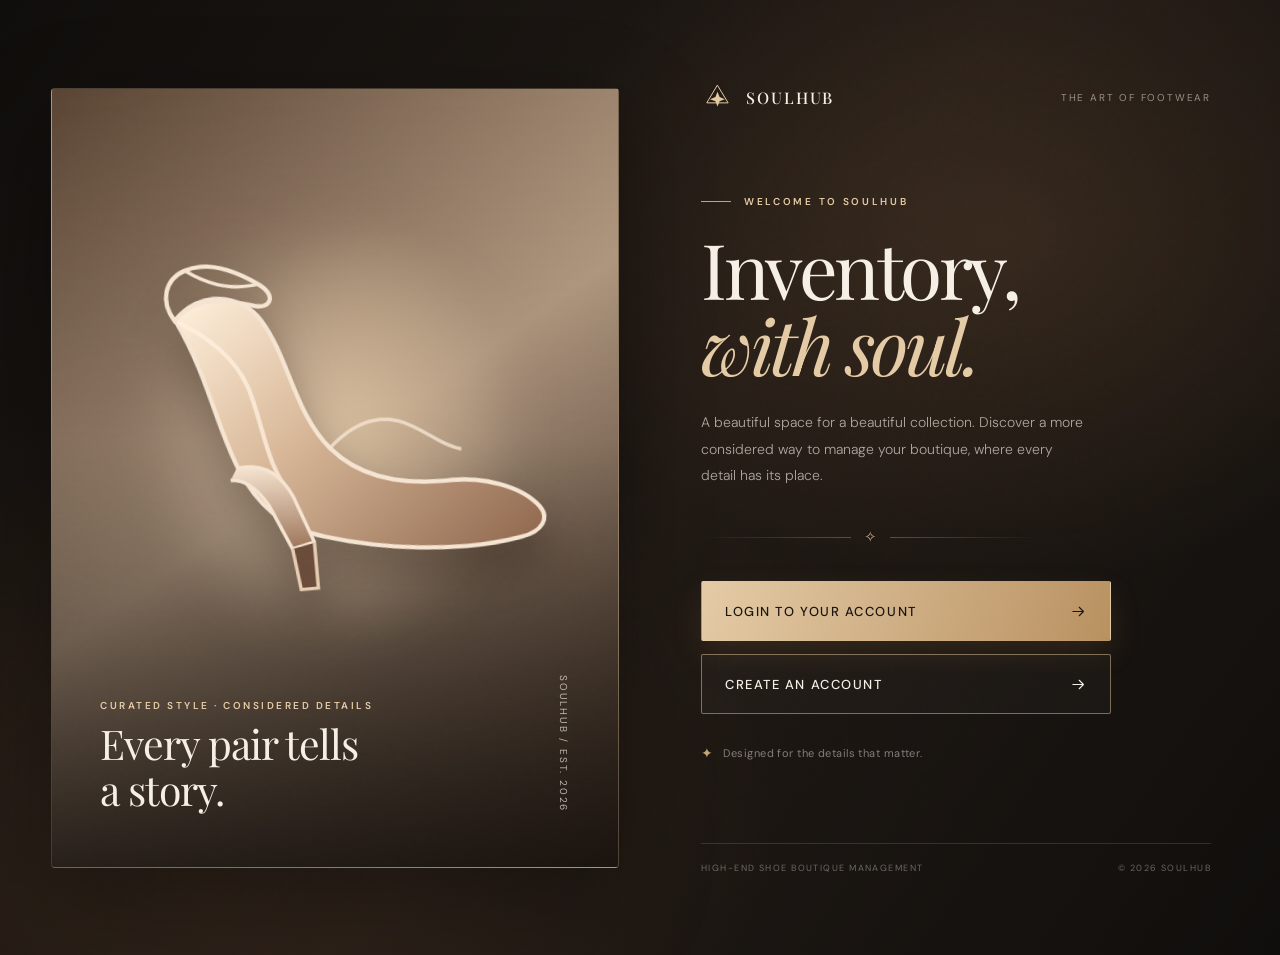
<file: index.html>
<!DOCTYPE html>
<html lang="en">
<head>
  <meta charset="UTF-8">
  <meta name="viewport" content="width=device-width, initial-scale=1, viewport-fit=cover">
  <meta name="theme-color" content="#171310">
  <meta name="description" content="SoulHub — a considered space for beautiful shoes.">
  <title>SoulHub — Inventory with soul</title>

  <link rel="preconnect" href="https://fonts.googleapis.com">
  <link rel="preconnect" href="https://fonts.gstatic.com" crossorigin>
  <link href="https://fonts.googleapis.com/css2?family=DM+Sans:wght@300;400;500;600&family=Playfair+Display:wght@400;500;600&display=swap" rel="stylesheet">

  <style>
    :root {
      --ink: #171310;
      --ink-soft: #29221c;
      --cream: #f5efe6;
      --cream-dim: #d9cdbd;
      --gold: #c7a477;
      --gold-light: #e5cba5;
      --line: rgba(229, 203, 165, .30);
      --serif: "Playfair Display", Georgia, serif;
      --sans: "DM Sans", Arial, sans-serif;
    }

    * { box-sizing: border-box; }
    html { min-height: 100%; background: var(--ink); }
    body {
      min-height: 100vh;
      min-height: 100svh;
      margin: 0;
      color: var(--cream);
      font-family: var(--sans);
      background:
        radial-gradient(ellipse at 78% 25%, rgba(155, 111, 70, .20), transparent 34%),
        radial-gradient(ellipse at 15% 88%, rgba(117, 78, 48, .20), transparent 38%),
        linear-gradient(125deg, #100e0c 0%, #211a15 52%, #100e0c 100%);
      overflow-x: hidden;
    }

    body::before {
      content: "";
      position: fixed;
      inset: 0;
      pointer-events: none;
      opacity: .14;
      background-image: url("data:image/svg+xml,%3Csvg viewBox='0 0 180 180' xmlns='http://www.w3.org/2000/svg'%3E%3Cfilter id='n'%3E%3CfeTurbulence type='fractalNoise' baseFrequency='.85' numOctaves='3' stitchTiles='stitch'/%3E%3C/filter%3E%3Crect width='100%25' height='100%25' filter='url(%23n)' opacity='.20'/%3E%3C/svg%3E");
      mix-blend-mode: soft-light;
      z-index: 5;
    }

    .page {
      position: relative;
      isolation: isolate;
      min-height: 100vh;
      min-height: 100svh;
      display: grid;
      grid-template-columns: minmax(0, 1.02fr) minmax(380px, .98fr);
      max-width: 1600px;
      margin: 0 auto;
      padding: clamp(24px, 4vw, 64px);
      gap: clamp(24px, 5vw, 84px);
      align-items: center;
    }

    .visual {
      position: relative;
      min-height: min(780px, calc(100svh - 80px));
      border: 1px solid rgba(229, 203, 165, .20);
      border-radius: 4px;
      overflow: hidden;
      background:
        linear-gradient(180deg, rgba(18, 14, 11, .04), rgba(18, 14, 11, .16) 45%, rgba(18, 14, 11, .84)),
        radial-gradient(ellipse at 55% 44%, rgba(211, 176, 135, .62), transparent 34%),
        linear-gradient(145deg, #5c4635, #c0a58b 48%, #443226);
      box-shadow: 0 28px 90px rgba(0,0,0,.35);
    }

    /* Abstract sculptural heel artwork: no external image dependency. */
    .visual::before {
      content: "";
      position: absolute;
      width: 72%;
      height: 58%;
      left: 14%;
      top: 15%;
      border-radius: 50%;
      background: radial-gradient(ellipse, rgba(255, 231, 201, .54), rgba(255, 231, 201, 0) 68%);
      filter: blur(24px);
    }

    .heel-art {
      position: absolute;
      width: min(94%, 650px);
      height: auto;
      left: 50%;
      top: 43%;
      transform: translate(-50%, -50%) rotate(-5deg);
      filter: drop-shadow(0 28px 22px rgba(28, 18, 12, .35));
    }

    .visual-caption {
      position: absolute;
      left: clamp(24px, 4vw, 48px);
      right: clamp(24px, 4vw, 48px);
      bottom: clamp(28px, 5vw, 54px);
      display: flex;
      align-items: end;
      justify-content: space-between;
      gap: 20px;
    }

    .visual-caption p {
      margin: 0 0 9px;
      color: var(--gold-light);
      font-size: 10px;
      font-weight: 600;
      letter-spacing: .25em;
      text-transform: uppercase;
    }

    .visual-caption h2 {
      max-width: 390px;
      margin: 0;
      font: 400 clamp(27px, 3.2vw, 44px)/1.12 var(--serif);
      letter-spacing: -.025em;
    }

    .edition {
      flex: 0 0 auto;
      color: rgba(245,239,230,.72);
      font-size: 10px;
      letter-spacing: .18em;
      writing-mode: vertical-rl;
      text-transform: uppercase;
    }

    .content {
      width: 100%;
      max-width: 510px;
      justify-self: center;
      padding: 30px 0;
      animation: arrive .85s cubic-bezier(.2,.7,.2,1) both;
    }

    .topline {
      display: flex;
      justify-content: space-between;
      align-items: center;
      margin-bottom: clamp(54px, 9vh, 108px);
    }

    .brand-mark {
      display: flex;
      align-items: center;
      gap: 12px;
      color: var(--cream);
      text-decoration: none;
    }

    .brand-mark svg { width: 33px; height: 33px; color: var(--gold-light); }
    .brand-mark span {
      font: 500 16px var(--serif);
      letter-spacing: .12em;
    }

    .top-note {
      color: rgba(245,239,230,.54);
      font-size: 10px;
      letter-spacing: .18em;
      text-transform: uppercase;
    }

    .eyebrow {
      display: flex;
      align-items: center;
      gap: 13px;
      margin-bottom: 22px;
      color: var(--gold-light);
      font-size: 10px;
      font-weight: 600;
      letter-spacing: .27em;
      text-transform: uppercase;
    }

    .eyebrow::before {
      content: "";
      width: 30px;
      height: 1px;
      background: var(--gold);
    }

    h1 {
      max-width: 560px;
      margin: 0;
      font: 400 clamp(48px, 6vw, 78px)/.99 var(--serif);
      letter-spacing: -.045em;
    }

    h1 em {
      display: block;
      color: var(--gold-light);
      font-weight: 400;
    }

    .intro {
      max-width: 390px;
      margin: 27px 0 0;
      color: rgba(245,239,230,.66);
      font-size: 14px;
      font-weight: 300;
      line-height: 1.9;
    }

    .ornament {
      display: flex;
      align-items: center;
      gap: 13px;
      width: min(100%, 340px);
      margin: 38px 0 34px;
      color: var(--gold);
    }

    .ornament::before, .ornament::after {
      content: "";
      height: 1px;
      flex: 1;
      background: linear-gradient(90deg, transparent, var(--line));
    }
    .ornament::after { background: linear-gradient(90deg, var(--line), transparent); }
    .ornament span { font-size: 15px; }

    .actions {
      display: grid;
      gap: 13px;
      max-width: 410px;
    }

    .btn {
      position: relative;
      min-height: 60px;
      display: flex;
      align-items: center;
      justify-content: space-between;
      gap: 20px;
      padding: 0 23px;
      border: 1px solid transparent;
      border-radius: 2px;
      text-decoration: none;
      font: 500 13px var(--sans);
      letter-spacing: .12em;
      text-transform: uppercase;
      transition: transform .25s ease, background .25s ease, border-color .25s ease, color .25s ease;
    }

    .btn svg { width: 17px; height: 17px; transition: transform .25s ease; }
    .btn:hover { transform: translateY(-2px); }
    .btn:hover svg { transform: translateX(4px); }
    .btn:active { transform: translateY(0); }
    .btn:focus-visible { outline: 2px solid var(--gold-light); outline-offset: 4px; }

    .btn-primary {
      color: #1b1510;
      background: linear-gradient(110deg, #e4cba6, #b99161);
      box-shadow: 0 12px 30px rgba(174, 132, 83, .16);
    }
    .btn-primary:hover { background: linear-gradient(110deg, #f0d9b6, #caa575); }

    .btn-secondary {
      color: var(--cream);
      border-color: rgba(229,203,165,.48);
      background: rgba(255,255,255,.025);
    }
    .btn-secondary:hover { background: rgba(229,203,165,.08); border-color: var(--gold-light); }

    .trust-line {
      display: flex;
      align-items: center;
      gap: 10px;
      margin-top: 30px;
      color: rgba(245,239,230,.48);
      font-size: 11px;
      letter-spacing: .04em;
    }
    .trust-line span { color: var(--gold); font-size: 14px; }

    .footer {
      display: flex;
      justify-content: space-between;
      gap: 16px;
      margin-top: clamp(55px, 9vh, 100px);
      padding-top: 18px;
      border-top: 1px solid rgba(229,203,165,.16);
      color: rgba(245,239,230,.38);
      font-size: 9px;
      letter-spacing: .16em;
      text-transform: uppercase;
    }

    @keyframes arrive {
      from { opacity: 0; transform: translateY(16px); }
      to { opacity: 1; transform: translateY(0); }
    }

    @media (max-width: 900px) {
      .page {
        grid-template-columns: 1fr;
        max-width: 680px;
        gap: 0;
        padding: 22px;
      }
      .visual {
        min-height: 36svh;
        max-height: 430px;
        order: 2;
        margin-top: 52px;
      }
      .content { max-width: 560px; padding: 12px 0 0; }
      .topline { margin-bottom: 62px; }
      h1 { font-size: clamp(54px, 10vw, 76px); }
      .intro { margin-top: 20px; }
      .ornament { margin: 28px 0; }
      .footer { margin-top: 48px; }
    }

    @media (max-width: 480px) {
      .page { padding: max(22px, env(safe-area-inset-top)) 23px max(24px, env(safe-area-inset-bottom)); }
      .topline { margin-bottom: 58px; }
      .top-note { font-size: 8px; }
      h1 { font-size: clamp(49px, 13vw, 64px); }
      .intro { font-size: 13px; }
      .btn { min-height: 58px; }
      .visual { min-height: 31svh; margin-top: 42px; }
      .visual-caption h2 { font-size: 28px; }
      .edition { font-size: 8px; }
      .footer { font-size: 8px; }
    }

    @media (prefers-reduced-motion: reduce) {
      *, *::before, *::after {
        animation-duration: .01ms !important;
        animation-iteration-count: 1 !important;
        scroll-behavior: auto !important;
        transition-duration: .01ms !important;
      }
    }
  </style>
</head>
<body>
  <main class="page">
    <section class="visual" aria-label="SoulHub luxury footwear visual">
      <svg class="heel-art" viewBox="0 0 620 470" role="img" aria-label="Elegant high heel illustration">
        <defs>
          <linearGradient id="shoe" x1="0" y1="0" x2="1" y2="1">
            <stop offset="0" stop-color="#fff0dc"/>
            <stop offset=".42" stop-color="#d9b99a"/>
            <stop offset="1" stop-color="#8f674d"/>
          </linearGradient>
          <linearGradient id="sole" x1="0" y1="0" x2="0" y2="1">
            <stop offset="0" stop-color="#f6e4d0"/>
            <stop offset="1" stop-color="#9d765b"/>
          </linearGradient>
        </defs>
        <path d="M135 100 C165 67 213 74 235 109 C263 154 264 220 302 264 C331 298 376 314 435 313 C477 312 520 327 539 352 C550 367 540 382 515 386 C440 399 352 386 287 366 C238 351 211 322 193 278 C171 223 167 167 135 100Z"
              fill="url(#shoe)" stroke="#f5e4d2" stroke-width="5" stroke-linejoin="round"/>
        <path d="M137 102 C168 119 201 149 213 186 C227 230 225 277 253 316"
              fill="none" stroke="#fff0df" stroke-width="5" opacity=".78"/>
        <path d="M191 278 C216 274 239 283 254 316 L274 371 L248 377 L225 324 C212 301 199 291 183 291"
              fill="url(#sole)" stroke="#f5e4d2" stroke-width="4" stroke-linejoin="round"/>
        <path d="M248 377 L254 425 L274 425 L274 372" fill="#6b4c3b" stroke="#e7cdb3" stroke-width="4"/>
        <path d="M134 100 C119 76 127 51 151 43 C180 33 211 49 235 66 C255 80 248 96 229 91 C195 81 163 72 134 100Z"
              fill="none" stroke="#f5e4d2" stroke-width="5"/>
        <path d="M151 43 C173 59 199 71 235 66" fill="none" stroke="#f5e4d2" stroke-width="4"/>
        <path d="M300 265 C326 241 354 229 384 239 C410 248 430 272 454 278"
              fill="none" stroke="#f5e4d2" stroke-width="4" opacity=".8"/>
      </svg>

      <div class="visual-caption">
        <div>
          <p>Curated style · considered details</p>
          <h2>Every pair tells<br> a story.</h2>
        </div>
        <span class="edition">SoulHub / Est. 2026</span>
      </div>
    </section>

    <section class="content">
      <div class="topline">
        <a class="brand-mark" href="#" aria-label="SoulHub home">
          <svg viewBox="0 0 40 40" fill="none" aria-hidden="true">
            <path d="M7 26.5 19.8 5l13.1 21.5H7Z" stroke="currentColor" stroke-width="1.2"/>
            <path d="m20 13 2.5 6.5L29 22l-6.5 2.5L20 31l-2.5-6.5L11 22l6.5-2.5L20 13Z" fill="currentColor"/>
          </svg>
          <span>SOULHUB</span>
        </a>
        <span class="top-note">The art of footwear</span>
      </div>

      <p class="eyebrow">Welcome to SoulHub</p>
      <h1>Inventory,<em>with soul.</em></h1>
      <p class="intro">
        A beautiful space for a beautiful collection. Discover a more considered way to manage your boutique, where every detail has its place.
      </p>

      <div class="ornament" aria-hidden="true"><span>✧</span></div>

      <nav class="actions" aria-label="Account access">
        <a class="btn btn-primary" href="login.html">
          <span>Login to your account</span>
          <svg viewBox="0 0 24 24" fill="none" aria-hidden="true"><path d="M4 12h15m-6-6 6 6-6 6" stroke="currentColor" stroke-width="1.5" stroke-linecap="round" stroke-linejoin="round"/></svg>
        </a>
        <a class="btn btn-secondary" href="register.html">
          <span>Create an account</span>
          <svg viewBox="0 0 24 24" fill="none" aria-hidden="true"><path d="M4 12h15m-6-6 6 6-6 6" stroke="currentColor" stroke-width="1.5" stroke-linecap="round" stroke-linejoin="round"/></svg>
        </a>
      </nav>

      <div class="trust-line"><span>✦</span> Designed for the details that matter.</div>

      <footer class="footer">
        <span>High-end shoe boutique management</span>
        <span>© 2026 SoulHub</span>
      </footer>
    </section>
  </main>
</body>
    </html>
</file>
